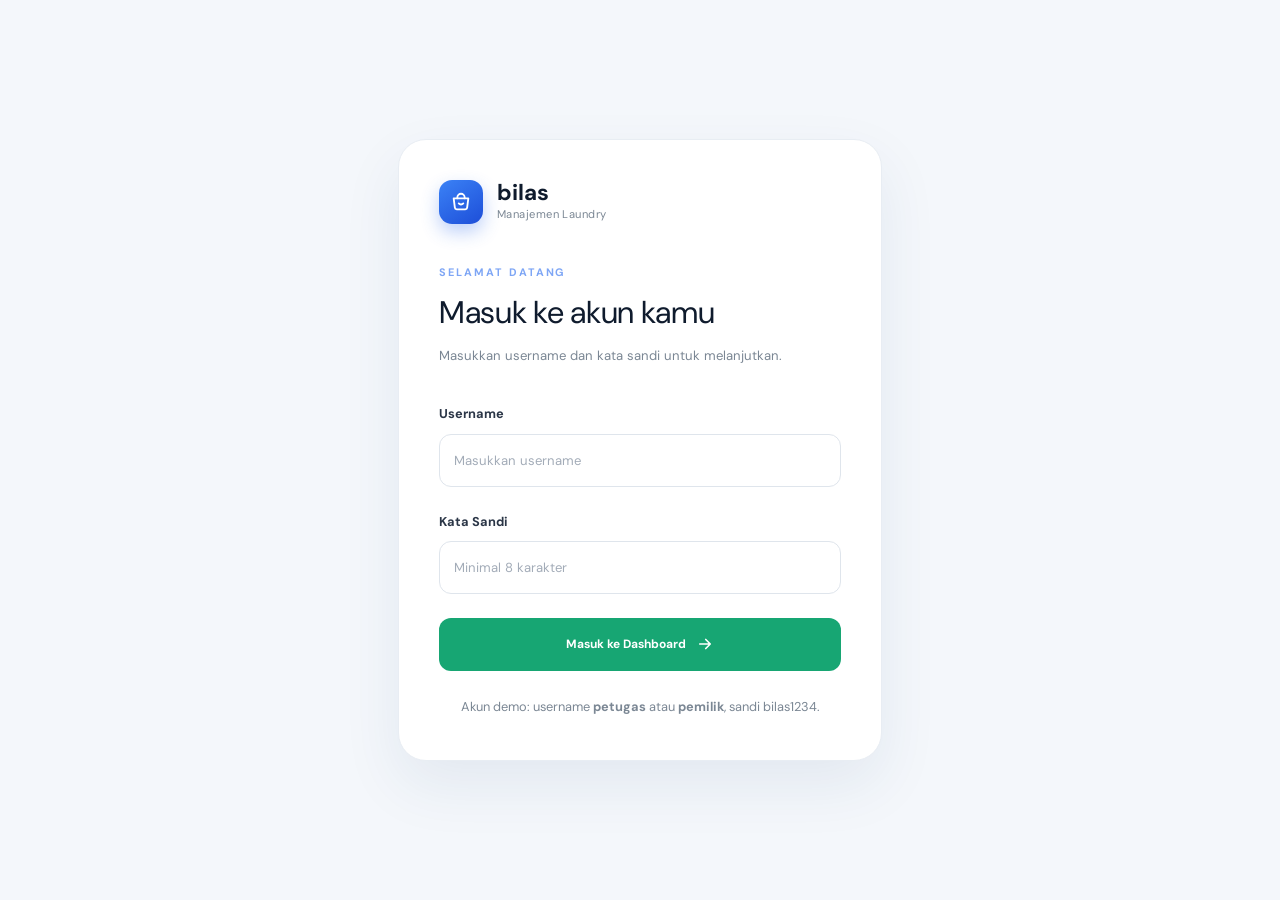
<file: PBL-final/index.html>
<!DOCTYPE html>
<html lang="id">
<head>
  <meta charset="UTF-8">
  <meta name="viewport" content="width=device-width, initial-scale=1">
  <title>Masuk | bilas</title>
  <link rel="preconnect" href="https://fonts.googleapis.com">
  <link href="https://fonts.googleapis.com/css2?family=DM+Sans:wght@400;500;700&display=swap" rel="stylesheet">
  <link href="bootstrap/css/bootstrap.min.css" rel="stylesheet">
  <link href="css/style.css" rel="stylesheet">
</head>
<body>
  <main class="auth-card">
    <div class="brand">
      <div class="brand-icon"><svg width="22" height="22" viewBox="0 0 24 24" fill="none" stroke="#fff" stroke-width="2" stroke-linecap="round" stroke-linejoin="round"><path d="M4 8h16l-1.3 10.2a2 2 0 0 1-2 1.8H7.3a2 2 0 0 1-2-1.8L4 8z"/><path d="M8 8V7a4 4 0 0 1 8 0v1"/><path d="M9.5 13.5c.7.8 1.5 1.2 2.5 1.2s1.8-.4 2.5-1.2"/></svg></div>
      <div><h2 class="brand-name">bilas</h2><div class="brand-sub">Manajemen Laundry</div></div>
    </div>
    <div class="eyebrow">Selamat datang</div>
    <h1 class="auth-title">Masuk ke akun kamu</h1>
    <p class="auth-desc">Masukkan username dan kata sandi untuk melanjutkan.</p>

    <form id="loginForm" novalidate>
      <div class="form-group">
        <label for="username" class="form-label">Username</label>
        <input type="text" id="username" class="form-control" placeholder="Masukkan username" autocomplete="username" required>
        <div class="invalid-feedback">Username wajib diisi.</div>
      </div>
      <div class="form-group">
        <label for="password" class="form-label">Kata Sandi</label>
        <input type="password" id="password" class="form-control" placeholder="Minimal 8 karakter" minlength="8" required>
        <div class="invalid-feedback">Kata sandi minimal 8 karakter.</div>
      </div>
      <div class="mb-4"></div>
      <button type="submit" class="btn-main">Masuk ke Dashboard <svg width="18" height="18" viewBox="0 0 24 24" fill="none" stroke="currentColor" stroke-width="2.2" stroke-linecap="round" stroke-linejoin="round"><path d="M5 12h14M13 6l6 6-6 6"/></svg></button>
    </form>
    <p class="switch-text" style="font-size:.8rem">Akun demo: username <b>petugas</b> atau <b>pemilik</b>, sandi bilas1234.</p>
  </main>
  <script src="js/auth.js"></script>
</body>
</html>
</file>
<file: PBL-final/css/style.css>
/* ===== bilas - Manajemen Laundry | Halaman Autentikasi ===== */
:root {
  --blue: #2563eb;
  --blue-soft: #7ea6f5;
  --green: #17a673;
  --green-dark: #128f63;
  --ink: #0f1b2d;
  --muted: #7b8794;
  --line: #dfe5ec;
  --bg: #f4f7fb;
}
body {
  font-family: "DM Sans", system-ui, sans-serif;
  background: var(--bg);
  color: var(--ink);
  min-height: 100vh;
  display: flex;
  align-items: center;
  justify-content: center;
  padding: 2rem 1rem;
}
.auth-card {
  width: 100%;
  max-width: 484px;
  background: #fff;
  border: 1px solid #e8edf3;
  border-radius: 28px;
  padding: 40px 40px 44px;
  box-shadow: 0 24px 60px rgba(30, 60, 110, .08);
}
/* Brand */
.brand { display: flex; align-items: center; gap: 14px; margin-bottom: 40px; }
.brand-icon {
  width: 44px; height: 44px; border-radius: 13px;
  background: linear-gradient(145deg, #3b82f6, #1d4ed8);
  display: grid; place-items: center;
  box-shadow: 0 8px 18px rgba(37, 99, 235, .3);
}
.brand-name { font-size: 1.4rem; font-weight: 700; line-height: 1.1; margin: 0; }
.brand-sub { font-size: .7rem; color: var(--muted); letter-spacing: .04em; }
/* Heading */
.eyebrow {
  font-size: .68rem; font-weight: 700; letter-spacing: .18em;
  text-transform: uppercase; color: var(--blue-soft); margin-bottom: 14px;
}
.auth-title { font-size: 1.95rem; font-weight: 400; letter-spacing: -.01em; margin-bottom: 14px; }
.auth-desc { font-size: .82rem; color: var(--muted); margin-bottom: 36px; }
/* Form */
.form-label { font-size: .8rem; font-weight: 700; color: #2b3647; margin-bottom: 10px; }
.form-control, .form-select {
  height: 53px; border: 1px solid var(--line); border-radius: 12px;
  padding: 0 14px; font-size: .82rem; color: var(--ink);
}
.form-control::placeholder { color: #a3acb8; }
.form-select { font-size: .75rem; padding-left: 18px; }
.form-control:focus, .form-select:focus {
  border-color: var(--blue); box-shadow: 0 0 0 .2rem rgba(37, 99, 235, .12);
}
.form-group { margin-bottom: 22px; }
.invalid-feedback { font-size: .75rem; }
.form-check-label { font-size: .72rem; color: var(--muted); }
.form-check-input { border-color: #94a0ae; }
.form-check-input:checked { background-color: var(--blue); border-color: var(--blue); }
.link-blue { color: var(--blue); font-weight: 700; text-decoration: none; }
.link-blue:hover { text-decoration: underline; }
.link-sm { font-size: .72rem; }
/* Button */
.btn-main {
  width: 100%; height: 53px; border: 0; border-radius: 12px;
  background: var(--green); color: #fff; font-size: .75rem; font-weight: 700;
  display: flex; align-items: center; justify-content: center; gap: 10px;
  transition: background .2s;
}
.btn-main:hover { background: var(--green-dark); color: #fff; }
.switch-text { text-align: center; color: var(--muted); font-size: 1.05rem; margin: 26px 0 0; }
.switch-text .link-blue { font-size: 1.1rem; }
@media (max-width: 480px) {
  .auth-card { padding: 28px 22px 32px; border-radius: 22px; }
  .auth-title { font-size: 1.6rem; }
}
</file>
<file: PBL-final/css/app.css>
/* ===== bilas - Tampilan Pemilik (Dashboard & Laporan) ===== */
:root{--blue:#2563eb;--green:#17a673;--green-d:#128f63;--ink:#0f1b2d;--muted:#7b8794;--line:#e6ebf1;--bg:#f6f8fb;--orange:#ea7a2f;}
*{box-sizing:border-box}
body{font-family:"DM Sans",system-ui,sans-serif;background:var(--bg);color:var(--ink);font-size:14px;margin:0;display:block;min-height:100vh}
a{text-decoration:none}
svg{flex-shrink:0}
/* Topbar */
.topbar{position:sticky;top:0;z-index:20;height:64px;background:#fff;border-bottom:1px solid var(--line);display:flex;align-items:center;gap:14px;padding:0 24px}
.icon-btn{width:38px;height:38px;border:1px solid var(--line);background:#fff;border-radius:10px;display:grid;place-items:center;color:#3a4657;cursor:pointer;padding:0}
.icon-btn:hover{background:#f3f6fa}
.page-title{font-weight:700;font-size:1.05rem;line-height:1.2;margin:0}
.page-sub{font-size:.72rem;color:var(--muted)}
.topbar-right{margin-left:auto;display:flex;align-items:center;gap:12px}
.search{display:flex;align-items:center;gap:8px;width:250px;height:38px;border:1px solid var(--line);border-radius:10px;background:#f8fafc;padding:0 12px;color:#94a0ae}
.search input{border:0;background:transparent;outline:0;font:inherit;font-size:.78rem;width:100%}
.profile{display:flex;align-items:center;gap:10px;color:var(--ink)}
.avatar{width:34px;height:34px;border-radius:50%;background:#d9f5ea;color:#0f7a54;font-weight:700;font-size:.72rem;display:grid;place-items:center}
.profile b{display:block;font-size:.78rem;line-height:1.2}
.profile small{font-size:.68rem;color:var(--muted)}
/* Sidebar */
.overlay{position:fixed;inset:0;z-index:40;background:rgba(15,27,45,.3);backdrop-filter:blur(5px);opacity:0;visibility:hidden;transition:.25s}
.overlay.show{opacity:1;visibility:visible}
.sidebar{position:fixed;top:0;left:0;bottom:0;z-index:50;width:280px;background:#fff;padding:18px 16px;display:flex;flex-direction:column;transform:translateX(-100%);transition:transform .25s ease}
.sidebar.open{transform:none;box-shadow:12px 0 40px rgba(15,27,45,.12)}
.sb-head{display:flex;align-items:center;gap:12px;margin-bottom:28px}
.sb-head .logo{width:40px;height:40px;border-radius:12px;background:linear-gradient(145deg,#3b82f6,#1d4ed8);color:#fff;display:grid;place-items:center}
.sb-head b{display:block;line-height:1.1}.sb-head small{font-size:.66rem;color:var(--muted)}
.sb-head .icon-btn{margin-left:auto;border:0}
.sb-label{font-size:.66rem;font-weight:700;letter-spacing:.12em;color:#98a3b0;margin:0 8px 10px}
.sb-link{display:flex;align-items:center;gap:12px;padding:11px 12px;border-radius:10px;color:#4a5668;font-size:.82rem;margin-bottom:6px}
.sb-link:hover{background:#f3f6fa}
.sb-link.active{background:#e8f0fe;color:var(--blue);font-weight:500}
.sb-foot{margin-top:auto;border-top:1px solid var(--line);padding:16px 6px 0;display:flex;justify-content:space-between;align-items:center;font-size:.75rem;font-weight:700}
.sb-foot a{color:#5a6678}
/* Content */
.wrap{max-width:1100px;margin:0 auto;padding:24px 20px 48px}
.card-x{background:#fff;border:1px solid var(--line);border-radius:16px}
.head-row{display:flex;justify-content:space-between;align-items:flex-start;margin-bottom:18px;gap:12px}
.head-row h2{font-size:1.15rem;font-weight:500;margin:0 0 4px}
.head-row p{font-size:.75rem;color:var(--muted);margin:0}
.btn-green{display:inline-flex;align-items:center;gap:8px;background:var(--green);color:#fff;border:0;border-radius:10px;height:40px;padding:0 18px;font:inherit;font-size:.75rem;font-weight:700;cursor:pointer;white-space:nowrap}
.btn-green:hover{background:var(--green-d);color:#fff}
.stats{display:grid;grid-template-columns:repeat(4,1fr);gap:16px;margin-bottom:16px}
.stats.three{grid-template-columns:repeat(3,1fr)}
.stat{padding:18px 20px;position:relative}
.stat .dots{position:absolute;top:14px;right:16px;color:#9aa5b3;letter-spacing:2px;font-size:.8rem}
.ico{width:36px;height:36px;border-radius:10px;display:grid;place-items:center;margin-bottom:14px}
.ico.blue{background:#e8f0fe;color:#2563eb}.ico.orange{background:#fdeee0;color:#ea7a2f}.ico.green{background:#def6ec;color:#17a673}.ico.purple{background:#f0e8fd;color:#8b5cf6}
.stat .lbl{font-size:.7rem;color:var(--muted)}
.stat .val{font-size:1.45rem;font-weight:700;margin:4px 0 12px}
.stat .note{font-size:.68rem;font-weight:500;color:var(--green)}
.stat .note.warn{color:var(--orange)}
.row2{display:grid;grid-template-columns:1.9fr 1fr;gap:16px;margin-bottom:16px}
.panel{padding:20px 22px}
.panel h3{font-size:.95rem;font-weight:500;margin:0 0 4px}
.panel .sub{font-size:.7rem;color:var(--muted)}
.panel-head{display:flex;justify-content:space-between;align-items:flex-start;margin-bottom:12px}
.select-pill{display:flex;align-items:center;gap:8px;border:1px solid var(--line);border-radius:10px;height:38px;padding:0 12px;font-size:.72rem;color:#4a5668;background:#fff}
.big{font-size:1.25rem;font-weight:700}
.badge-up{background:#def6ec;color:#0f7a54;font-size:.64rem;font-weight:700;border-radius:6px;padding:2px 7px;margin:0 8px}
.chart-svg{width:100%;height:auto;display:block;margin-top:8px}
.donut-wrap{display:flex;align-items:center;justify-content:center;gap:22px;padding:26px 0 10px;flex-wrap:wrap}
.legend{font-size:.68rem;color:#4a5668}
.legend div{display:flex;align-items:center;gap:8px;margin-bottom:9px}
.legend i{width:6px;height:6px;border-radius:50%}
.legend b{margin-left:auto;padding-left:18px;color:var(--ink)}
/* Tabel */
.table-card{overflow:hidden}
.table-card .panel-head{padding:20px 22px 14px;margin:0}
.link-blue{color:var(--blue);font-size:.7rem;font-weight:700;display:inline-flex;align-items:center;gap:6px}
.tbl-scroll{overflow-x:auto}
table.tbl{width:100%;border-collapse:collapse;min-width:640px}
.tbl th{background:#f8fafc;font-size:.62rem;letter-spacing:.06em;text-transform:uppercase;color:#8793a2;font-weight:700;padding:13px 22px;text-align:left;border-top:1px solid var(--line)}
.tbl td{padding:16px 22px;font-size:.75rem;color:#5a6678;border-top:1px solid var(--line)}
.tbl td:first-child{color:#1d3a6e;font-weight:700}
.tbl td.strong{color:var(--ink);font-weight:700}
.tbl td.name{color:var(--ink);font-weight:700}
.tbl-flat .tbl th{border-top:0}
.pill{display:inline-flex;align-items:center;gap:6px;border-radius:99px;padding:4px 10px;font-size:.66rem;font-weight:700}
.pill::before{content:"";width:5px;height:5px;border-radius:50%;background:currentColor}
.pill.proses{background:#fdeee0;color:#e0701f}.pill.selesai{background:#def6ec;color:#0f8a5c}.pill.siap{background:#e3edff;color:#2563eb}
/* Laporan */
.tabs{display:grid;grid-template-columns:repeat(4,1fr);gap:4px;padding:4px;margin-bottom:14px}
.tab{border:0;background:transparent;border-radius:10px;height:36px;font:inherit;font-size:.7rem;font-weight:500;color:#5a6678;cursor:pointer}
.tab.active{background:var(--green);color:#fff;font-weight:700}
.filters{display:flex;gap:10px;align-items:center;margin-bottom:14px;flex-wrap:wrap}
.filters .btn-green{margin-left:auto}
.date-field{display:flex;align-items:center;gap:8px;border:1px solid var(--line);border-radius:10px;height:40px;padding:0 12px;background:#fff;font-size:.7rem;color:#4a5668}
.date-field input{border:0;outline:0;font:inherit;font-size:.7rem;color:#4a5668;background:transparent}
.filters select{height:40px;border:1px solid var(--line);border-radius:10px;padding:0 12px;font:inherit;font-size:.72rem;color:#4a5668;background:#fff}
.tab-pane{display:none}.tab-pane.active{display:block}
.bars{display:flex;align-items:flex-end;justify-content:space-around;height:190px;margin-top:22px;border-bottom:1px solid var(--line);background:repeating-linear-gradient(to top,transparent 0 69px,#eef2f6 69px 70px)}
.bar{width:30px;border-radius:6px 6px 0 0;background:linear-gradient(#5b95f7,#2d6be4)}
.bar-labels{display:flex;justify-content:space-around;font-size:.62rem;color:var(--muted);margin-top:8px}
.bar-labels span{width:30px;text-align:center}
.status-card{display:flex;align-items:center;gap:14px;padding:16px 18px}
.status-card .ico{margin:0}
.status-card small{display:block;font-size:.65rem;color:var(--muted)}
.status-card b{font-size:.95rem}
.empty{padding:36px;text-align:center;color:var(--muted);font-size:.8rem}
@media(max-width:900px){.stats{grid-template-columns:repeat(2,1fr)}.row2{grid-template-columns:1fr}.search{display:none}.tabs{grid-template-columns:repeat(2,1fr)}}
@media(max-width:560px){.stats,.stats.three{grid-template-columns:1fr}.profile div{display:none}.topbar{padding:0 14px}.filters .btn-green{margin-left:0;width:100%;justify-content:center}.head-row{flex-direction:column}}

/* ===== Tambahan: notifikasi, badge menu, dropdown custom ===== */
.icon-btn{position:relative}
.dot{position:absolute;top:8px;right:9px;width:7px;height:7px;border-radius:50%;background:#ef4444}
.sb-badge{margin-left:auto;min-width:22px;height:22px;border-radius:99px;background:#e3edff;color:var(--blue);font-size:.64rem;font-weight:700;display:grid;place-items:center}
.dd{position:relative}
.dd-btn{display:flex;align-items:center;justify-content:space-between;gap:14px;min-width:150px;height:40px;border:1px solid var(--line);border-radius:10px;background:#fff;padding:0 12px;font:inherit;font-size:.72rem;color:#4a5668;cursor:pointer}
.dd-l{display:flex;align-items:center;gap:8px}
.dd-btn:hover,.dd.open .dd-btn{border-color:var(--blue);background:#eef4ff;color:var(--blue)}
.dd-list{display:none;position:absolute;top:calc(100% + 6px);left:0;min-width:100%;width:max-content;z-index:30;margin:0;padding:6px;list-style:none;background:#fff;border:1px solid var(--line);border-radius:10px;box-shadow:0 12px 30px rgba(15,27,45,.12)}
.dd.open .dd-list{display:block}
.dd-list li{padding:10px 14px;border-radius:6px;font-size:.75rem;color:#5a6678;cursor:pointer}
.dd-list li.on{background:#e3edff;color:var(--blue);font-weight:700}
.dd-list li:hover{background:var(--blue);color:#fff}

/* Judul kartu tabel (Transaksi Terbaru) mengikuti ukuran judul panel lain */
.table-card h3{font-size:.95rem;font-weight:500;margin:0 0 4px}
.table-card .sub{font-size:.7rem;color:var(--muted)}

.pill.diambil{background:#eef1f5;color:#5a6678}
.bar-labels span{width:auto}
.toast{position:fixed;right:24px;bottom:24px;z-index:80;background:#0f8a5c;color:#fff;border-radius:12px;padding:13px 18px;font-size:.78rem;font-weight:700;box-shadow:0 12px 30px rgba(15,27,45,.2);max-width:340px}
.toast.bad{background:#d33b3b}

/* Perbaikan: class .toast bentrok dengan Bootstrap (display:none bawaan) sehingga notifikasi tidak tampil */
.toast:not(.show){display:block}
</file>
<file: PBL-final/css/admin.css>
/* ===== bilas - halaman Admin/Petugas (Pelanggan, Transaksi, Status Cucian, Pembayaran, Jenis Layanan) ===== */
.wrap.wide{max-width:1180px}
.tool{margin:0;padding:16px 22px;border-bottom:1px solid var(--line)}
.field-search{display:flex;align-items:center;gap:10px;width:270px;height:40px;border:1px solid var(--line);border-radius:10px;padding:0 12px;background:#fff;color:#98a3b0;margin:0}
.field-search input{border:0;outline:0;font:inherit;font-size:.75rem;color:var(--ink);width:100%;background:transparent}
.field-search:focus-within{border-color:var(--blue);box-shadow:0 0 0 .2rem rgba(37,99,235,.12)}
.admin-tbl .tbl td:first-child{color:var(--ink)}
.admin-tbl .tbl td{padding:18px 22px}
.dk{color:var(--ink);font-weight:700}
.more{color:#9aa5b3;letter-spacing:2px}
.btn-o{display:inline-flex;align-items:center;gap:7px;height:32px;padding:0 12px;border:1px solid #bfe6d6;background:#f2fbf7;color:#0f8a5c;border-radius:8px;font:inherit;font-size:.68rem;font-weight:700;cursor:pointer}
.btn-o:hover{background:#e3f6ee}
.btn-o.plain{background:#fff;border-color:var(--line);color:#3a4657}
.btn-o.plain:hover{background:#f3f6fa}
.btn-o.red{background:#fff;border-color:#f3d2d2;color:#d33b3b}
.btn-o.red:hover{background:#fdf1f1}
.cell-user{display:flex;align-items:center;gap:12px}
.av{width:36px;height:36px;border-radius:50%;display:grid;place-items:center;font-size:.64rem;font-weight:700}
.act{display:flex;gap:8px}
/* Jenis layanan */
.svc-tool{display:flex;justify-content:space-between;align-items:center;gap:12px;margin-bottom:18px;flex-wrap:wrap}
.svc-grid{display:grid;grid-template-columns:repeat(3,1fr);gap:18px}
.svc{padding:22px;min-height:270px;display:flex;flex-direction:column}
.svc-top{display:flex;justify-content:space-between;align-items:flex-start;margin-bottom:16px}
.svc .ico{margin:0;width:38px;height:38px}
.tag{font-size:.62rem;font-weight:700;border-radius:99px;padding:4px 10px}
.tag.on{background:#def6ec;color:#0f8a5c}.tag.off{background:#eef1f5;color:#7b8794}
.svc h3{font-size:1rem;font-weight:500;margin:0 0 6px}
.svc .sub{font-size:.68rem;color:var(--muted)}
.svc-mid{display:flex;justify-content:space-between;align-items:flex-end;border-top:1px dashed #dde3ea;margin:20px 0 16px;padding-top:18px}
.svc-mid small{display:block;font-size:.62rem;color:var(--muted);margin-bottom:4px}
.svc-mid .price{font-size:1.35rem;font-weight:500}.svc-mid .price i{font-style:normal;font-size:.62rem;color:var(--muted)}
.svc-mid b{font-size:.75rem}
.square{width:32px;height:32px;border:1px solid var(--line);background:#fff;border-radius:8px;display:grid;place-items:center;color:#5a6678;cursor:pointer;padding:0}
.square:hover{background:#f3f6fa}
@media(max-width:900px){.svc-grid{grid-template-columns:repeat(2,1fr)}}
@media(max-width:560px){.svc-grid{grid-template-columns:1fr}.field-search{width:100%}.tool .btn-green{margin-left:0;width:100%;justify-content:center}}

/* ===== Pop up (modal) ===== */
.modal-bg{position:fixed;inset:0;z-index:60;background:rgba(15,27,45,.38);backdrop-filter:blur(4px);display:flex;align-items:center;justify-content:center;padding:20px;overflow-y:auto}
.m-box{width:100%;max-width:540px;background:#fff;border-radius:20px;box-shadow:0 30px 80px rgba(15,27,45,.25);animation:pop .18s ease-out}
@keyframes pop{from{opacity:0;transform:translateY(8px) scale(.98)}to{opacity:1;transform:none}}
@media(prefers-reduced-motion:reduce){.m-box{animation:none}}
.m-head{display:flex;justify-content:space-between;align-items:flex-start;gap:16px;padding:24px 28px 20px;border-bottom:1px solid var(--line)}
.m-head h2{font-size:1.3rem;font-weight:400;margin:0 0 6px}
.m-head p{font-size:.72rem;color:var(--muted);margin:0}
.square.lg{width:40px;height:40px;border-radius:10px;flex-shrink:0}
.m-body{padding:22px 28px 8px}
.m-foot{display:flex;justify-content:flex-end;gap:10px;padding:18px 28px;border-top:1px solid var(--line)}
.m-f{margin-bottom:18px}
.m-l{display:block;font-size:.78rem;font-weight:700;color:#2b3647;margin-bottom:8px}
.m-two{display:grid;grid-template-columns:1fr 1fr;gap:16px}
.m-in{width:100%;height:46px;border:1px solid var(--line);border-radius:10px;padding:0 14px;font:inherit;font-size:.78rem;color:var(--ink);background:#fff}
textarea.m-in{height:96px;padding:12px 14px;resize:vertical}
.m-in::placeholder{color:#a3acb8}
.m-in:focus{outline:0;border-color:var(--blue);box-shadow:0 0 0 .2rem rgba(37,99,235,.12)}
.m-in.bad{border-color:#e5484d;box-shadow:0 0 0 .2rem rgba(229,72,77,.12)}
.filters.m-sel{display:block;margin:0;padding:0}
.m-sel .dd{width:100%}.m-sel .dd-btn{width:100%;height:46px;font-size:.78rem}
.btn-cancel{height:40px;padding:0 20px;border:1px solid var(--line);background:#fff;border-radius:10px;font:inherit;font-size:.75rem;font-weight:700;color:#3a4657;cursor:pointer}
.btn-cancel:hover{background:#f3f6fa}
.m-total{display:flex;justify-content:space-between;align-items:center;background:#f6f8fb;border-radius:12px;padding:14px 16px;margin-bottom:14px;font-size:.78rem;color:var(--muted)}
.m-total b{font-size:1.2rem;color:var(--green)}
/* Nota */
.nota{padding:28px 30px 8px}
.nota-brand{display:flex;align-items:center;gap:14px;padding-bottom:22px;border-bottom:1px dashed #cfd9e6}
.nota-brand .logo{width:38px;height:38px;border-radius:11px;background:linear-gradient(145deg,#3b82f6,#1d4ed8);color:#fff;display:grid;place-items:center}
.nota-brand b{font-size:1.3rem;font-weight:500;display:block;line-height:1.1}.nota-brand small{font-size:.66rem;color:var(--muted)}
.nota-title{display:flex;justify-content:space-between;align-items:center;margin:20px 0 16px}
.nota-title b{font-size:.82rem;letter-spacing:.08em}.nota-title span{font-size:.75rem;font-weight:700;color:#4a5668}
.nota-info{background:#f4f7fa;border-radius:12px;padding:14px 16px;margin:0 0 18px}
.nota-info div{display:flex;justify-content:space-between;font-size:.72rem;padding:5px 0}
.nota-info dt{font-weight:400;color:var(--muted)}.nota-info dd{margin:0;font-weight:700}
.nota-tbl{width:100%;border-collapse:collapse;font-size:.75rem}
.nota-tbl th{font-size:.62rem;letter-spacing:.04em;text-transform:uppercase;color:#8793a2;font-weight:400;padding:8px 0;border-bottom:1px solid var(--line);text-align:right}
.nota-tbl td{padding:14px 0;border-bottom:1px solid var(--line);text-align:right;color:#5a6678}
.nota-tbl th:first-child,.nota-tbl td:first-child{text-align:left}.nota-tbl td b{color:var(--ink)}
.nota-total{display:flex;justify-content:space-between;align-items:center;padding:18px 0 14px;border-bottom:1px dashed #cfd9e6}
.nota-total span{font-size:.78rem;font-weight:700}.nota-total b{font-size:1.6rem;color:var(--green)}
.nota-pay{display:flex;justify-content:space-between;padding:14px 0;font-size:.7rem;color:var(--muted)}
.nota-pay b.ok{color:#0f8a5c}.nota-pay b.warn{color:var(--orange)}
.nota-thanks{text-align:center;font-size:.68rem;color:var(--muted);margin:6px 0 24px}
@media(max-width:560px){.m-two{grid-template-columns:1fr}.m-head,.m-body,.m-foot{padding-left:20px;padding-right:20px}}
/* Saat dicetak: hanya nota yang tampil */
@media print{
  body>*:not(.modal-bg){display:none!important}
  .modal-bg{position:static;background:none;backdrop-filter:none;padding:0;display:block}
  .m-box{box-shadow:none;max-width:100%;animation:none}
  .m-foot{display:none}
}

/* ===== Menu aksi baris ===== */
.more{background:none;border:0;color:#9aa5b3;letter-spacing:2px;cursor:pointer;padding:4px 8px;border-radius:6px;font:inherit}
.more:hover{background:#eef2f6;color:#3a4657}
.rowmenu{position:fixed;z-index:70;min-width:190px;margin:0;padding:6px;list-style:none;background:#fff;border:1px solid var(--line);border-radius:10px;box-shadow:0 12px 30px rgba(15,27,45,.14)}
.rowmenu li{padding:10px 14px;border-radius:6px;font-size:.75rem;color:#5a6678;cursor:pointer}
.rowmenu li.on{background:#e3edff;color:var(--blue);font-weight:700}
.rowmenu li:hover{background:var(--blue);color:#fff}
.rowmenu li.danger{color:#d33b3b}.rowmenu li.danger:hover{background:#d33b3b;color:#fff}
</file>
